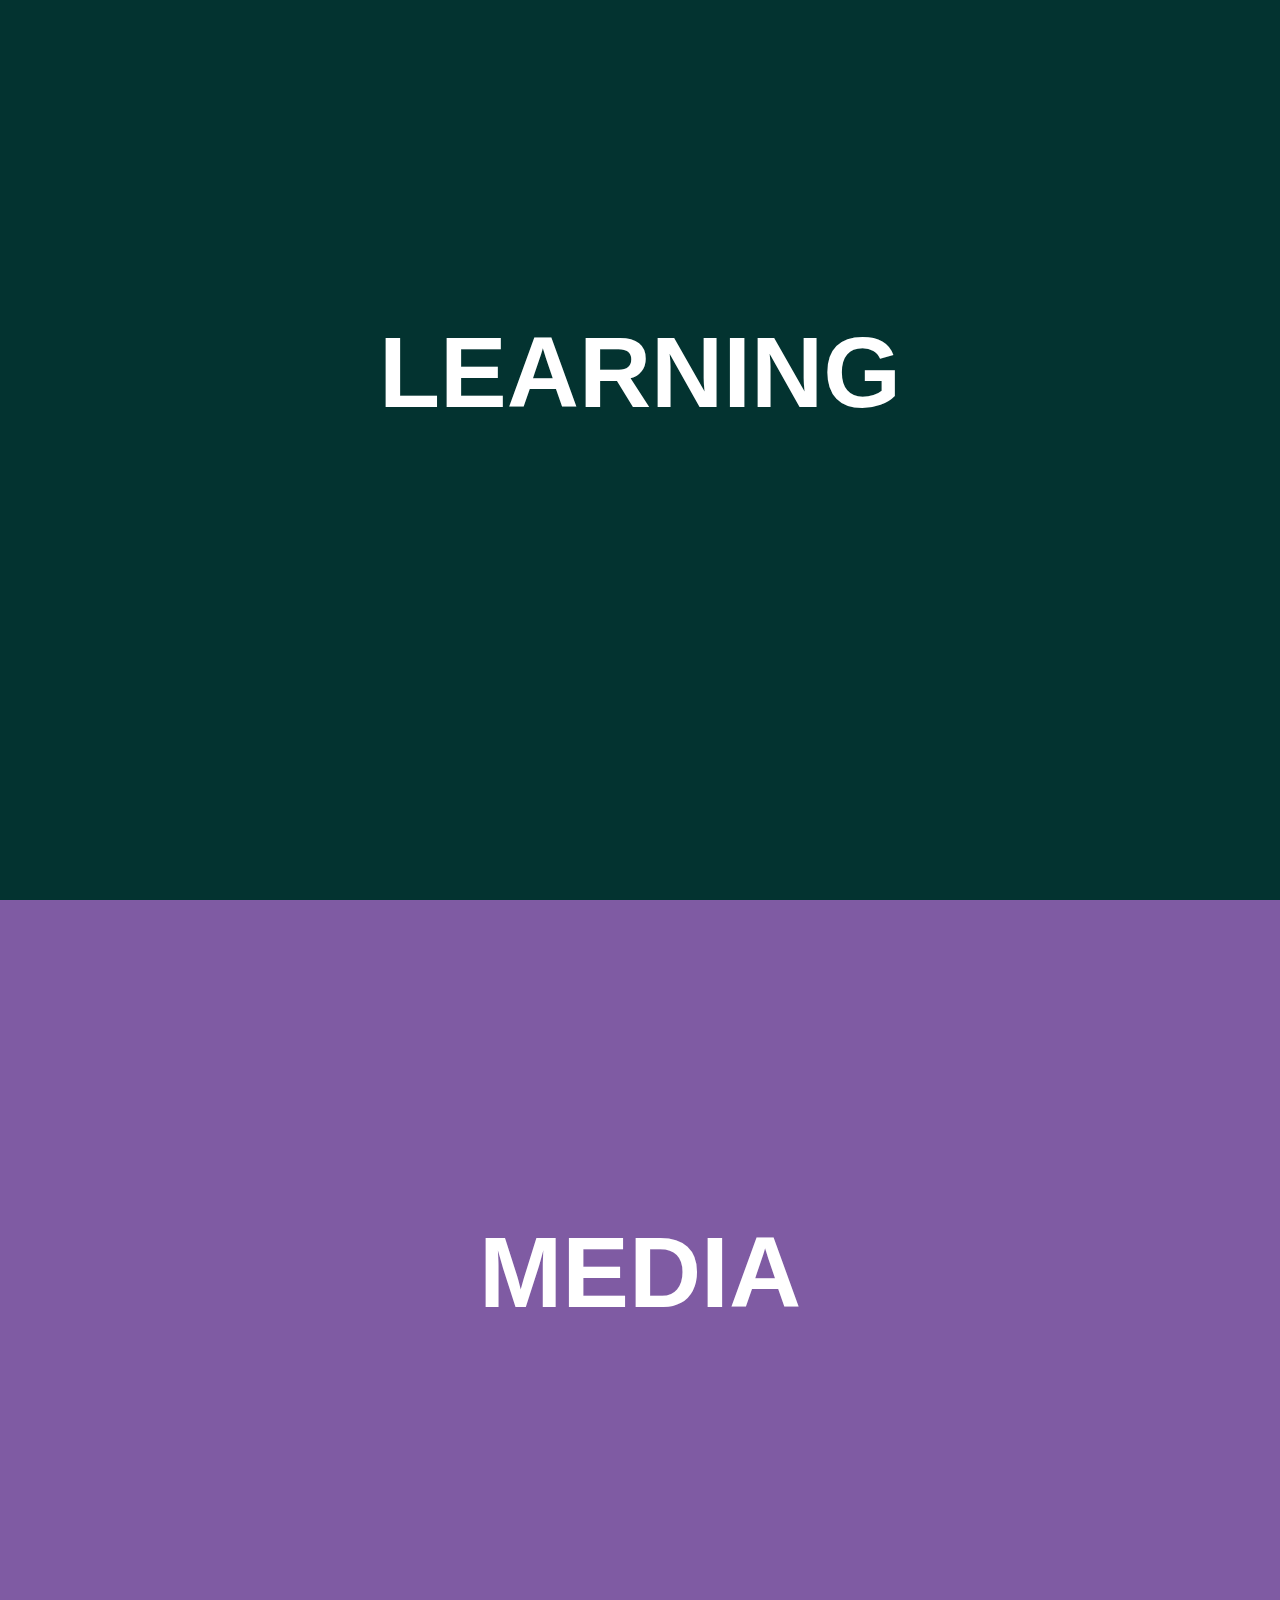
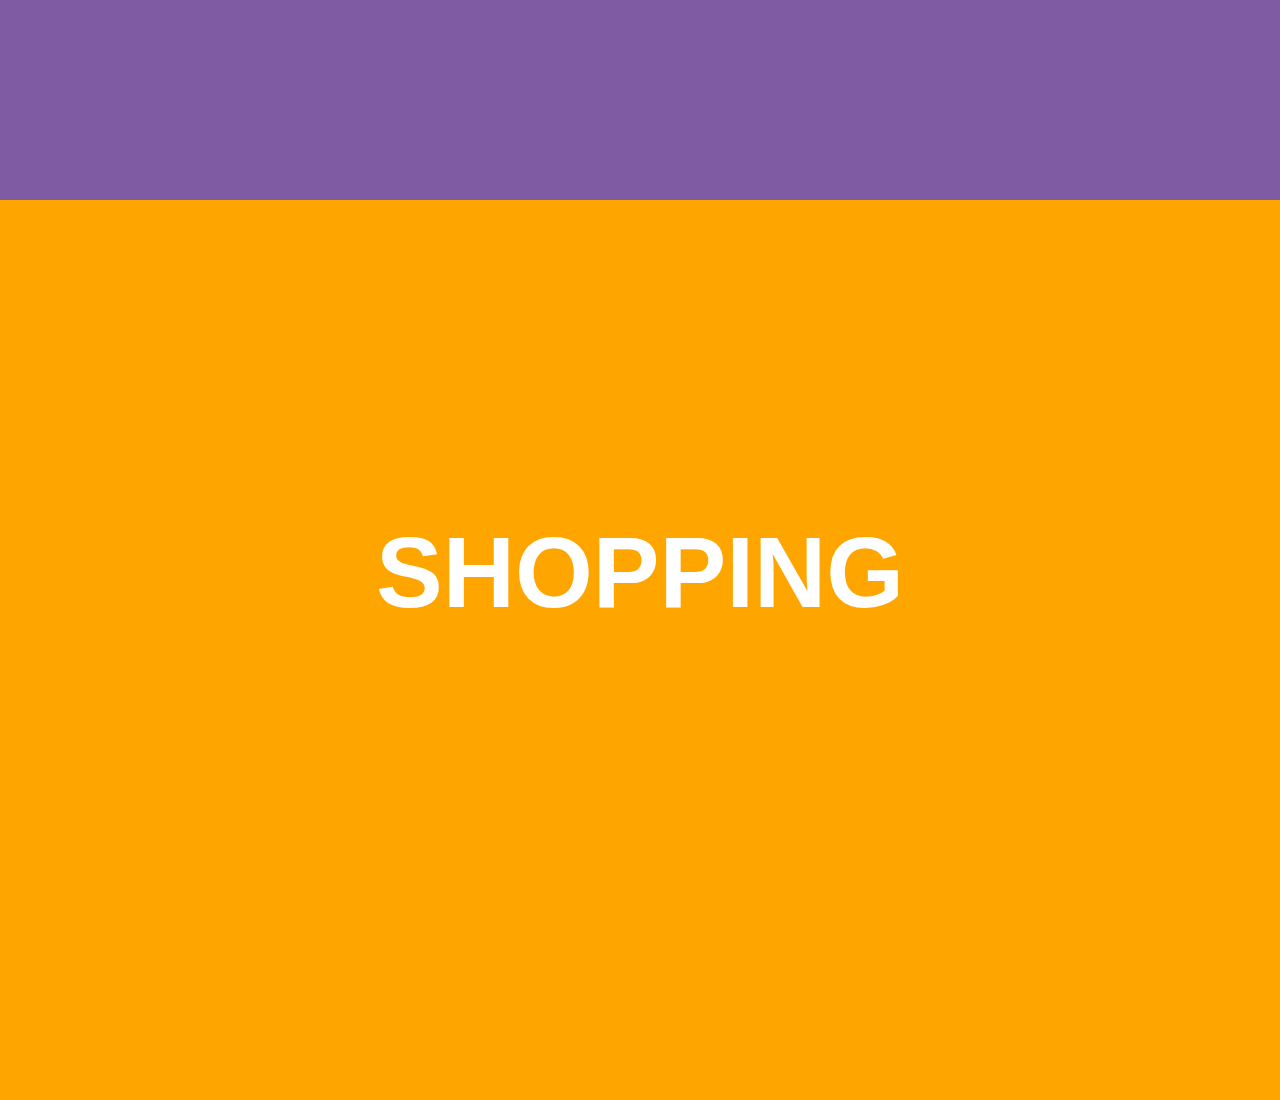
<file: index.html>
<!DOCTYPE html>
<html lang="en">
<head>
  <meta charset="UTF-8">
  <meta name="viewport" content="width=device-width, initial-scale=1.0">
  <title>Link Wallet</title>
  <link rel="stylesheet" href="style.css">
</head>
<body>
  <div class="parent">
    
    <div class="area">
      <a href="learning.html">LEARNING</a>
    </div>
    <div class="area2">
      <a href="media.HTML">MEDIA</a>
    </div>
    <div class="area color">
      <a href="shoping.html">SHOPPING</a>
    </div>
    
    </div>
  </div>
</body>
</html>
</file>
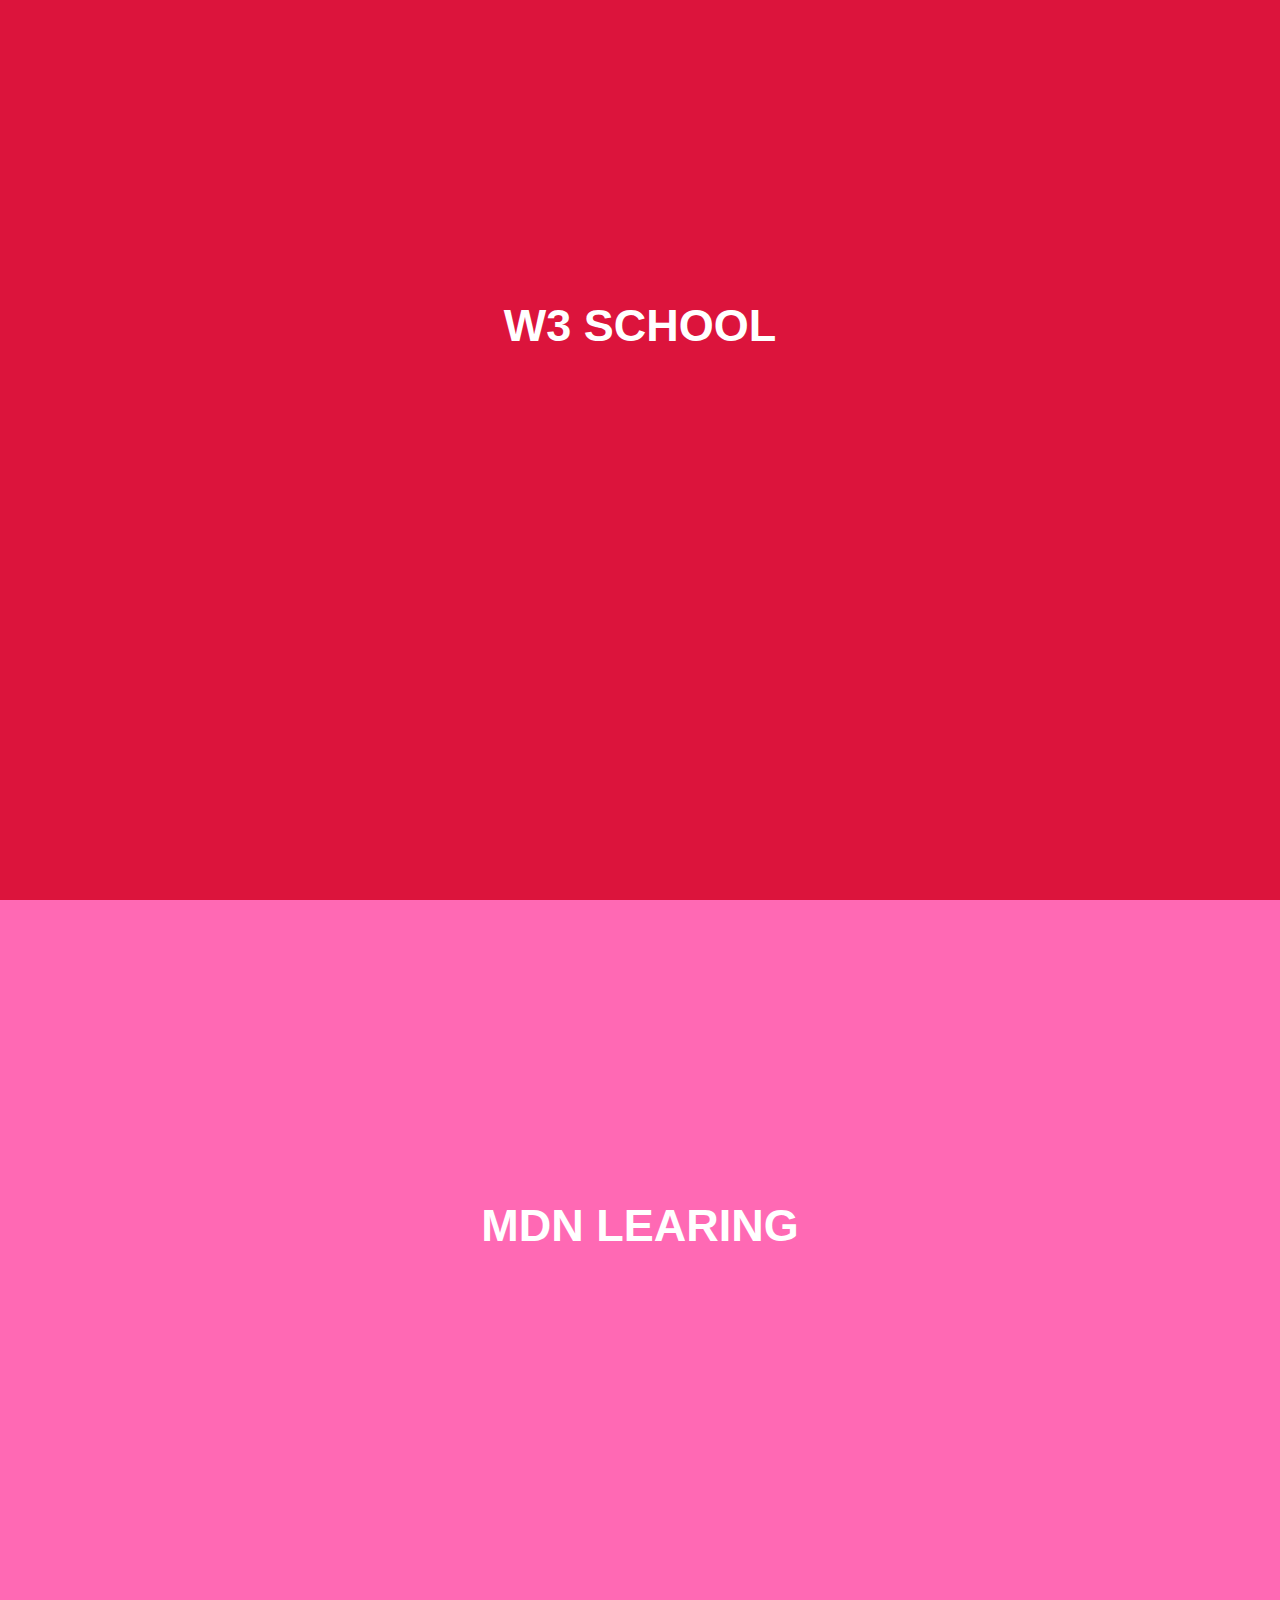
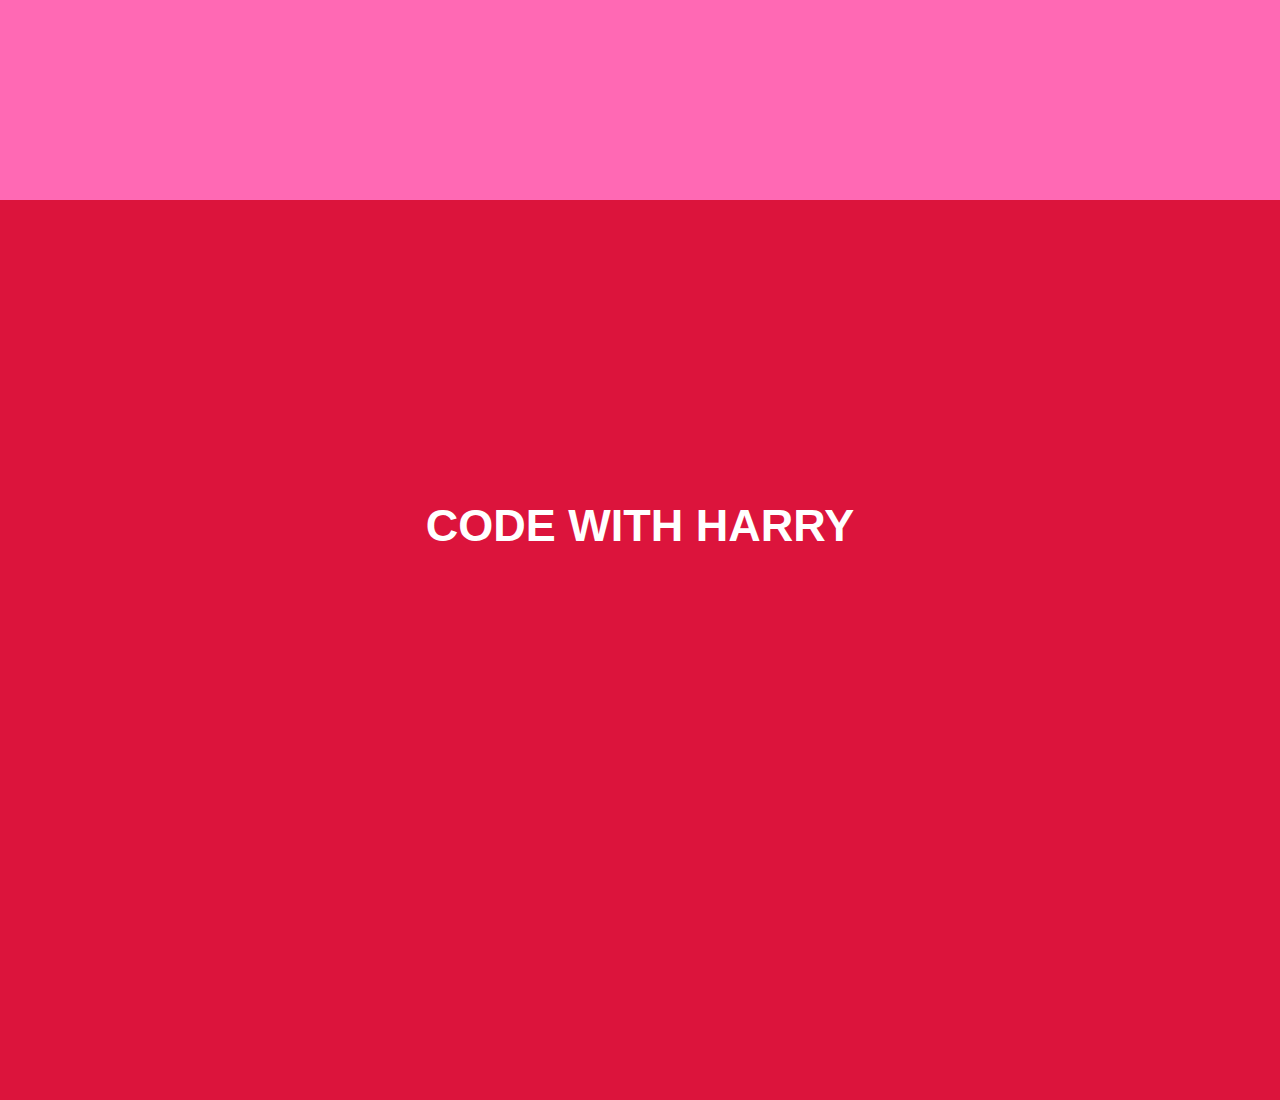
<file: learning.html>
<!DOCTYPE html>
<html lang="en">
<head>
  <meta charset="UTF-8">
  <meta name="viewport" content="width=device-width, initial-scale=1.0">
  <title>LEARNING</title>
  <link rel="stylesheet" href="/allCSS/learning.css">
</head>
<body>
  <div class="parent">
    <div class="element">
      <a href="https://www.w3schools.com/">W3 SCHOOL</a>
    </div>
    <div class="element color">
      <a href="https://developer.mozilla.org/en-US/">MDN LEARING</a>
    </div>
    <div class="element">
      <a href="https://www.codewithharry.com/">CODE WITH HARRY</a>
    </div>
  </div>
</body>
</html>
</file>
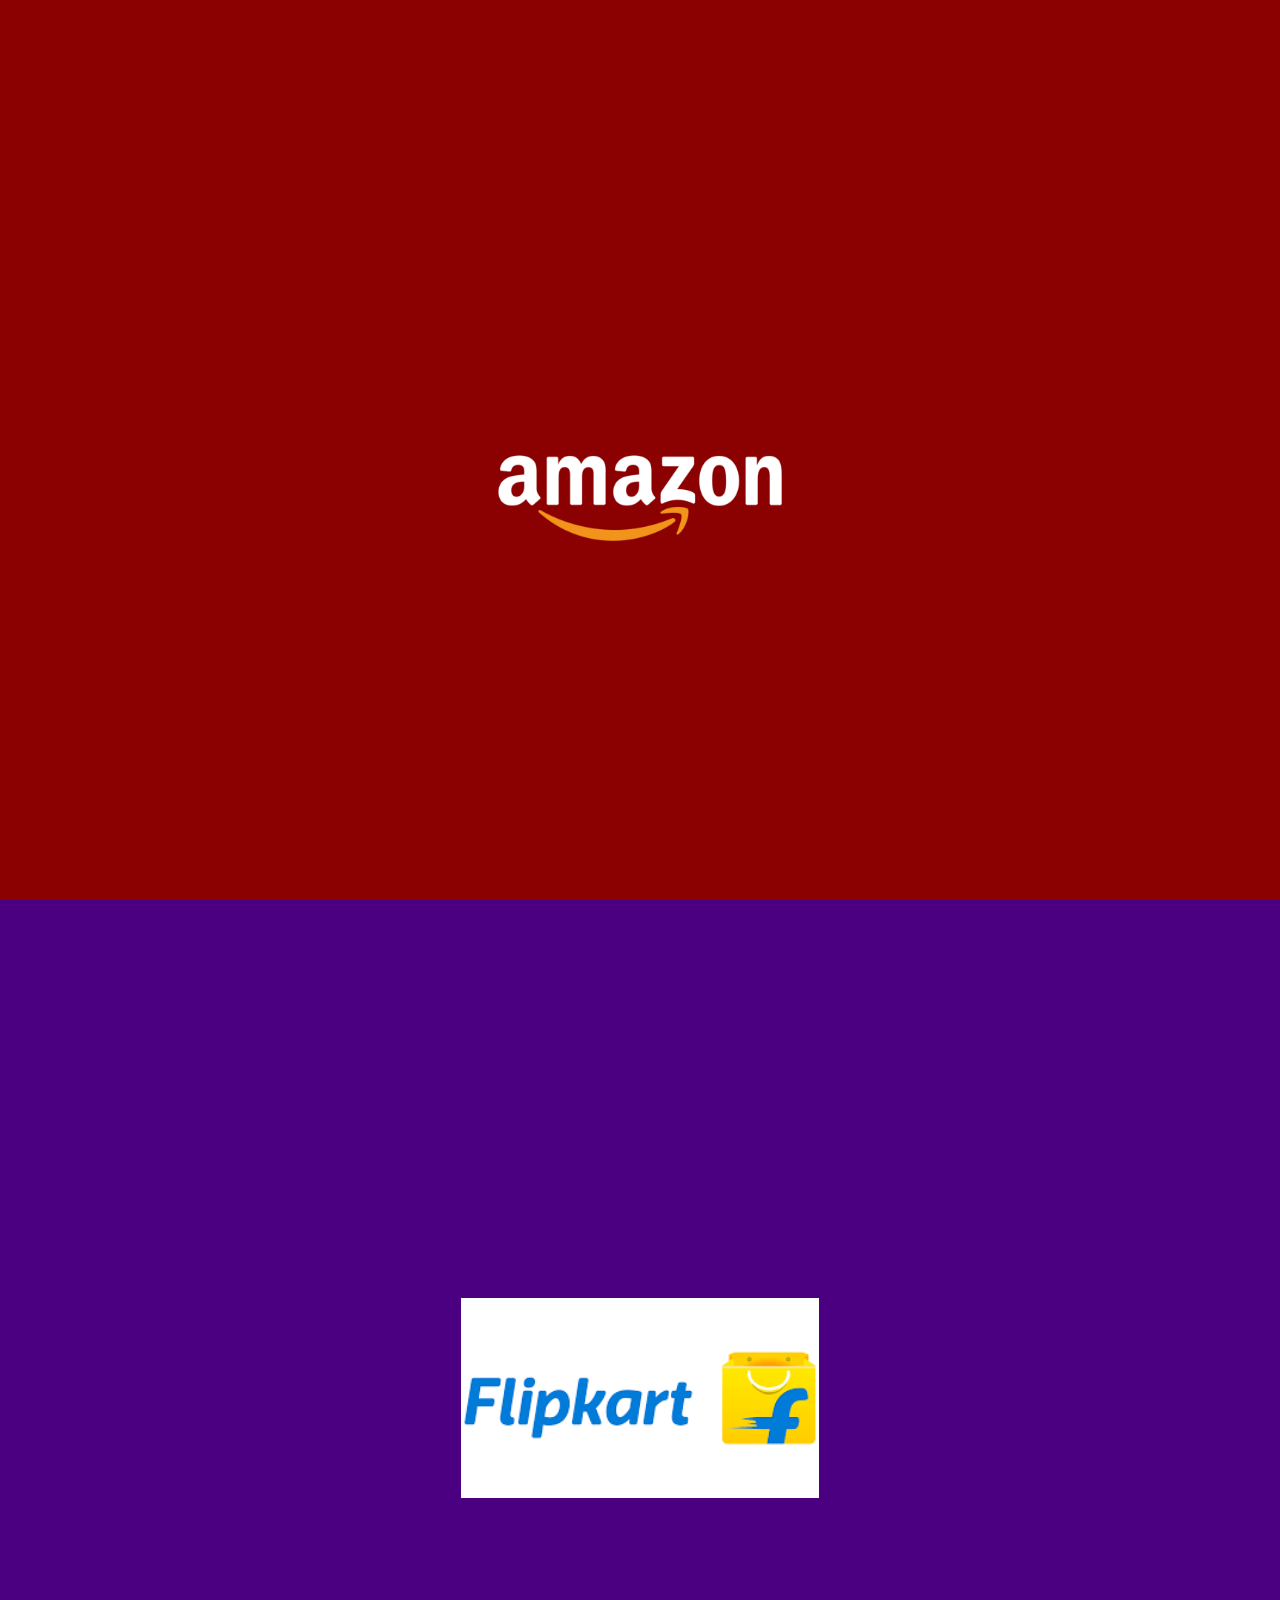
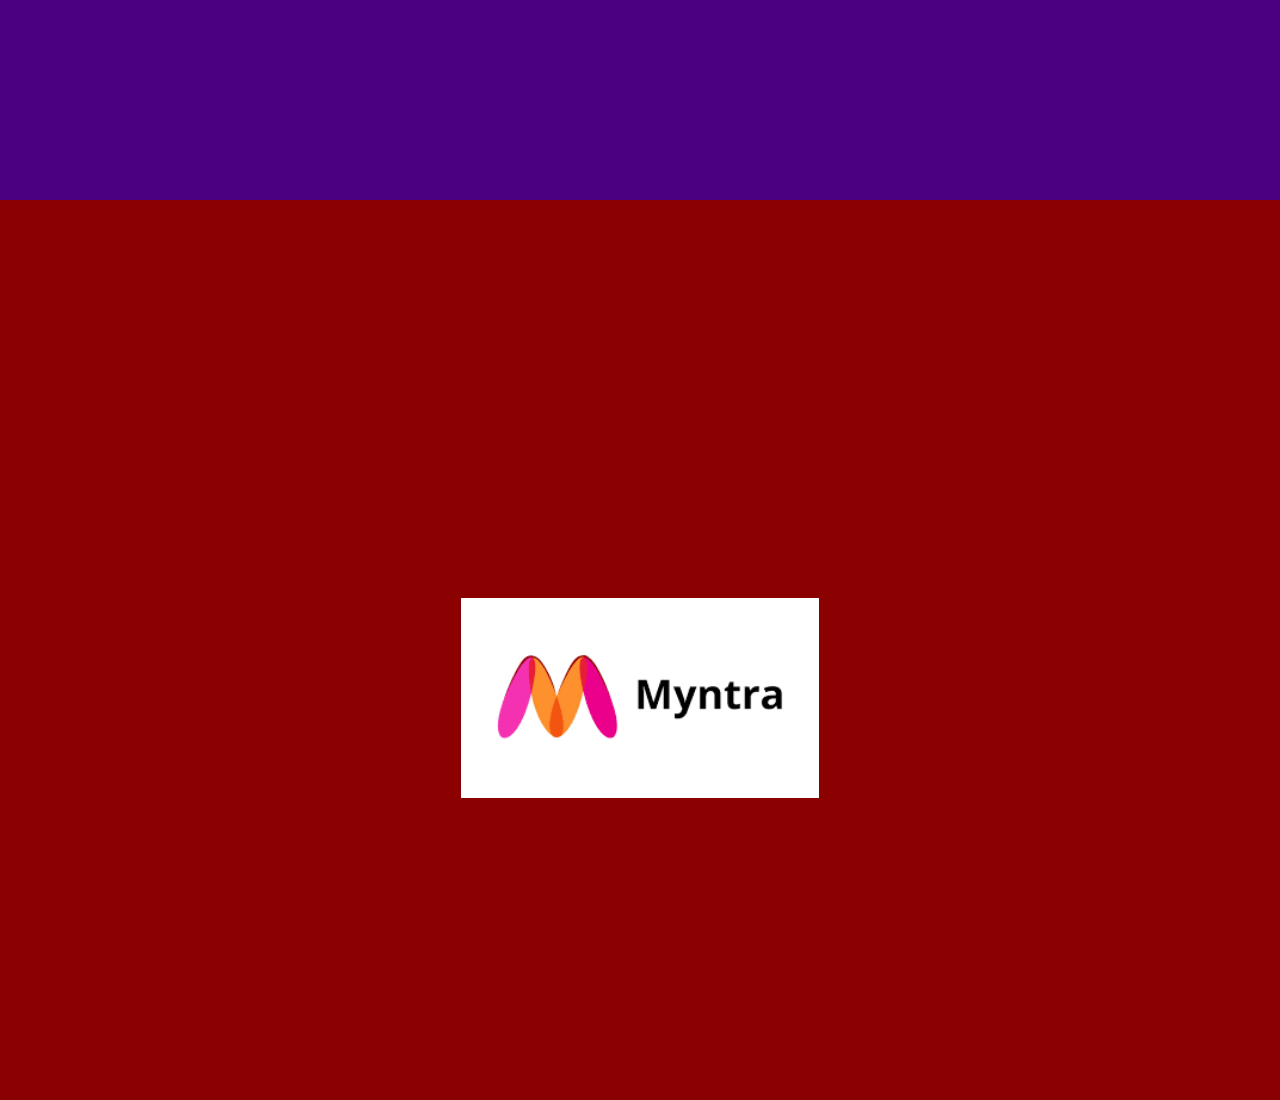
<file: shoping.html>
<!DOCTYPE html>
<html lang="en">
<head>
  <meta charset="UTF-8">
  <meta name="viewport" content="width=device-width, initial-scale=1.0">
  <title>SHOPPING</title>
  <link rel="stylesheet" href="https://cdnjs.cloudflare.com/ajax/libs/font-awesome/6.6.0/css/all.min.css" integrity="sha512-Kc323vGBEqzTmouAECnVceyQqyqdsSiqLQISBL29aUW4U/M7pSPA/gEUZQqv1cwx4OnYxTxve5UMg5GT6L4JJg==" crossorigin="anonymous" referrerpolicy="no-referrer" />
  <link rel="stylesheet" href="/allCSS/shoping.css">
</head>
<body>
  <div class="parent">
    <div class="element">
      <a href="https://www.amazon.in/?&tag=googhydrabk1-21&ref=pd_sl_5szpgfto9i_e&adgrpid=155259813593&hvpone=&hvptwo=&hvadid=717602284796&hvpos=&hvnetw=g&hvrand=13283526245271250917&hvqmt=e&hvdev=c&hvdvcmdl=&hvlocint=&hvlocphy=1007753&hvtargid=kwd-64107830&hydadcr=14452_2405310&gad_source=1">
        <img src="image/amazon_logo.png" height="200px">
      </a>
    </div>
    <div class="element color">
      <a href="https://www.flipkart.com/">
       <img src="image/flipkart_logo.png" height="200px">
      </a>
    </div>
    <div class="element">
      <a href="https://www.myntra.com/?utm_source=dms_google&utm_medium=searchbrand_cpc&utm_campaign=dms_google_searchbrand_cpc_Search_Brand_Myntra_Brand_India_BM_TROAS_SOK_New&gad_source=1&gclid=CjwKCAjw1NK4BhAwEiwAVUHPUIxk93O9cpxqjbwhyNU0HKxf16aHFNXgcgrmB9Nj1XwvUdhEjHCMoRoCAzIQAvD_BwE">
       <img src="image/myntra.png" height="200px">
      </a>
    </div>
  </div>
</body>
</file>
<file: style.css>
*{ text-decoration: none;
  margin: 0;
  font-family: 'Gill Sans', 'Gill Sans MT', Calibri, 'Trebuchet MS', sans-serif;
}
.parent{
  width: 100%;
  font-weight: bold;
  font-size: 100px;
  position: relative;
  
}

.area{
  background-color: #033330;
  display: flex;
  height: 100vh;
  text-align: center;
  justify-content: center;
  position: sticky;
  top: 0;
}
.area2{
  background-color: #7f5ba3;
  display: flex;
  height: 100vh;
  text-align: center;
  justify-content: center;
  position: sticky;
  top: 0;
}

a{
  padding-top: 35vh;
  color:white;
}

.color{
  background-color: orange;
  color: rgb(17, 17, 17);
}
</file>
<file: allCSS/learning.css>
*{
  margin: 0;
  padding: 0;
  font-family: 'Gill Sans', 'Gill Sans MT', Calibri, 'Trebuchet MS', sans-serif;
  font-size: 45px;
  font-weight: bold;
  text-decoration: none;
  color: white;
}

.parent{
width: 100%;
position: relative;
}

.element{
  height: 100vh;
  text-align: center;
  justify-content: center;
  display: flex;
  top: 0;
  position: sticky;
  background-color: crimson;
}

a{
  padding-top: 300px;
}

.color{
  background-color: hotpink;
}
</file>
<file: allCSS/shoping.css>
*{
  padding: 0;
  margin: 0;
  text-decoration: none;

}

.parent{
  width: 100%;
  position: relative;
  display: block;
}

.element{
  height: 100vh;
  display: flex;
  position: sticky;
  top: 0;
  background-color: darkred;
  align-items: center;
  justify-content:center ;
}

a{
  padding-top: 100px;
}

.color{
  background-color: indigo;
}
</file>
